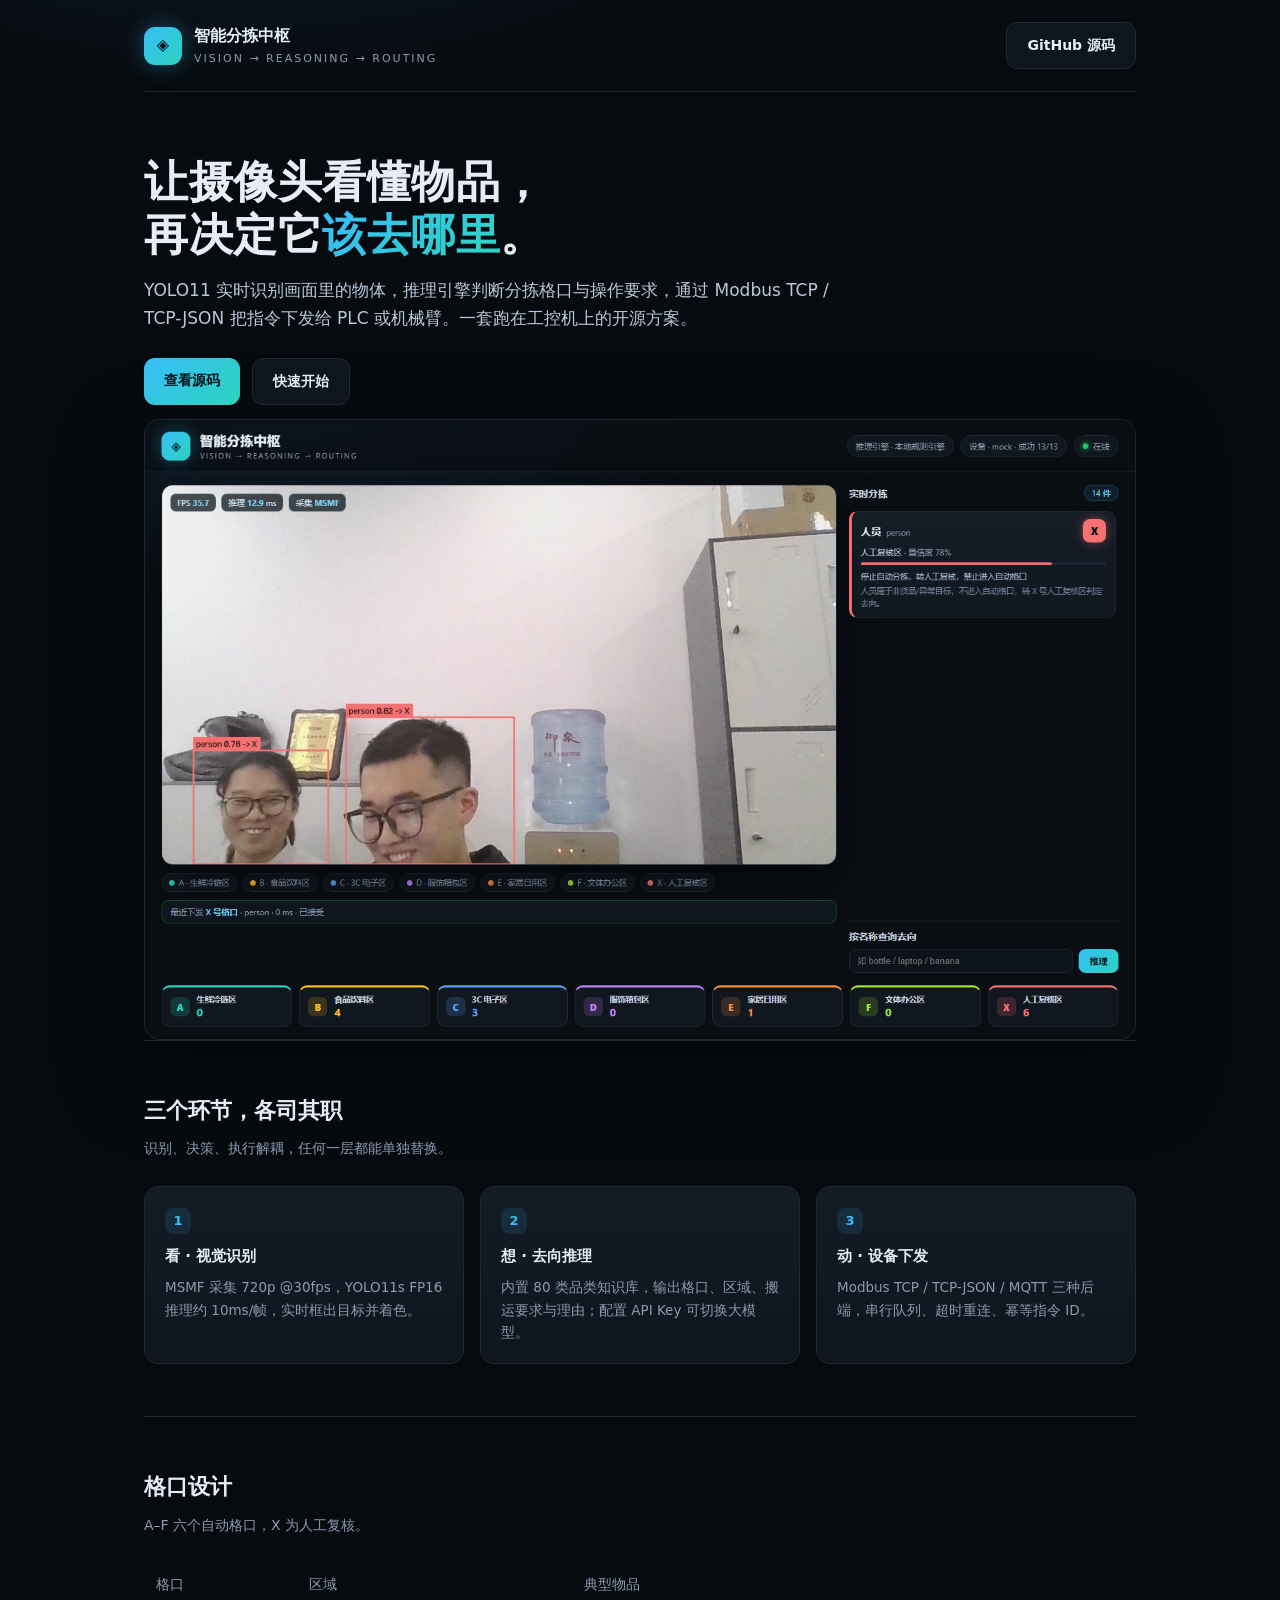
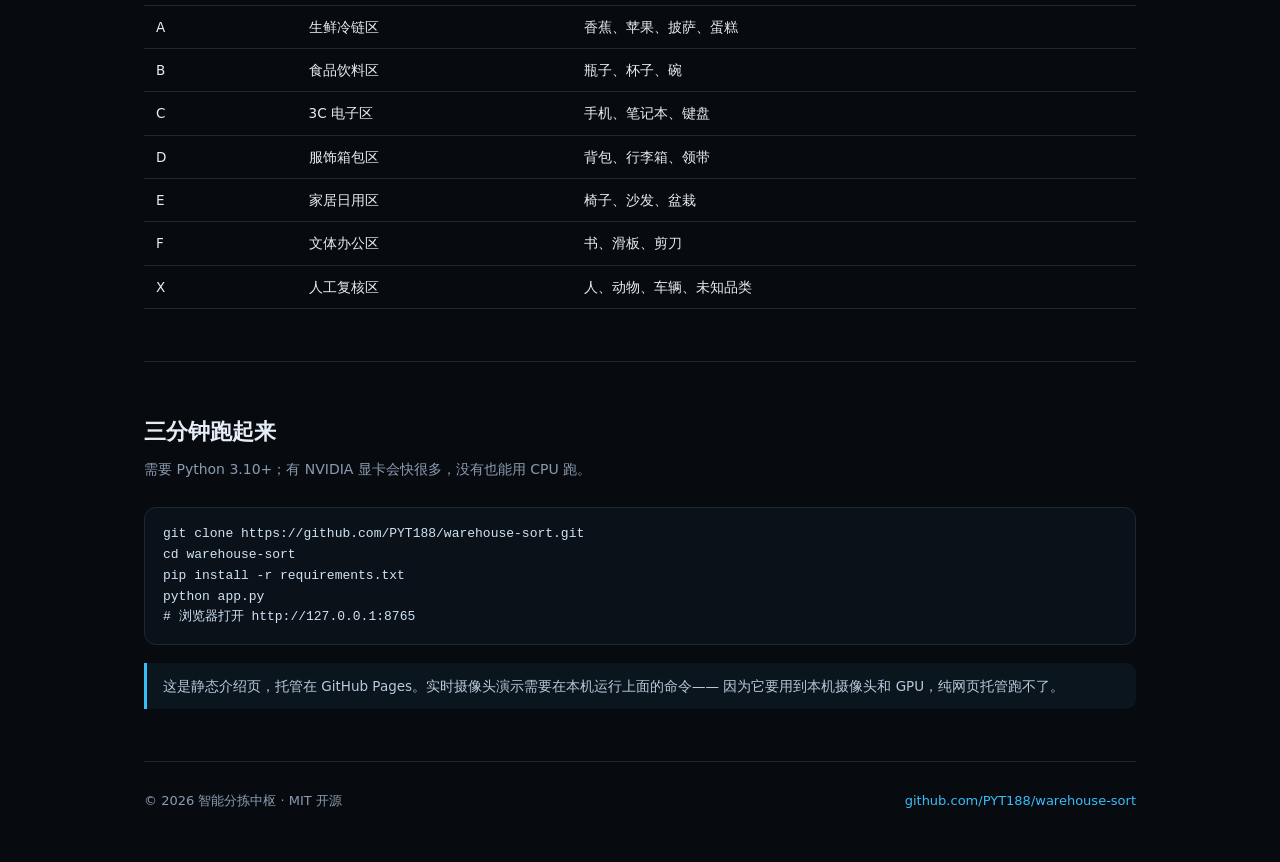
<file: docs/index.html>
<!doctype html>
<html lang="zh-CN">
<head>
<meta charset="utf-8">
<meta name="viewport" content="width=device-width, initial-scale=1">
<title>智能分拣中枢 · 视觉识别 → 去向推理 → 设备下发</title>
<meta name="description" content="摄像头实时识别物品，推理引擎判断最终去向，通过 Modbus/TCP 下发给 PLC 或机械臂。">
<style>
  :root{
    --bg:#070b10; --panel:#0f151d; --line:#1d2836; --text:#e6edf6;
    --muted:#8b9bb0; --cyan:#38bdf8; --teal:#2dd4bf;
  }
  *{box-sizing:border-box}
  html,body{margin:0;background:radial-gradient(1100px 600px at 20% -10%,#112434 0%,var(--bg) 55%);color:var(--text);
    font-family:"Segoe UI","Microsoft YaHei","PingFang SC",system-ui,sans-serif;line-height:1.65}
  a{color:var(--cyan);text-decoration:none}
  .wrap{max-width:1040px;margin:0 auto;padding:0 24px}
  header{display:flex;align-items:center;justify-content:space-between;padding:22px 0;border-bottom:1px solid var(--line)}
  .brand{display:flex;align-items:center;gap:12px;font-weight:700}
  .mark{width:38px;height:38px;border-radius:11px;display:grid;place-items:center;color:#06121a;
    background:linear-gradient(135deg,var(--cyan),var(--teal));box-shadow:0 0 22px rgba(56,189,248,.35)}
  .brand small{display:block;font-weight:400;color:var(--muted);font-size:11px;letter-spacing:2px}
  .btn{display:inline-block;padding:11px 20px;border-radius:11px;font-weight:600;font-size:14px;transition:.2s}
  .btn.primary{background:linear-gradient(135deg,var(--cyan),var(--teal));color:#04121a}
  .btn.ghost{border:1px solid var(--line);color:var(--text);background:var(--panel)}
  .btn:hover{transform:translateY(-1px)}
  .hero{padding:64px 0 40px}
  .hero h1{font-size:44px;line-height:1.2;margin:0 0 14px;letter-spacing:.5px}
  .hero h1 span{background:linear-gradient(135deg,var(--cyan),var(--teal));-webkit-background-clip:text;background-clip:text;color:transparent}
  .hero p{font-size:17px;color:#b9c8da;max-width:720px;margin:0 0 26px}
  .actions{display:flex;gap:12px;flex-wrap:wrap}
  .shot{margin:14px 0 0;border:1px solid var(--line);border-radius:16px;overflow:hidden;box-shadow:0 30px 80px rgba(0,0,0,.5)}
  .shot img{display:block;width:100%}
  section{padding:52px 0;border-top:1px solid var(--line)}
  h2{font-size:22px;margin:0 0 8px}
  .sub{color:var(--muted);margin:0 0 26px;font-size:14px}
  .grid{display:grid;grid-template-columns:repeat(3,1fr);gap:16px}
  .card{background:linear-gradient(180deg,#131b25,#0f151d);border:1px solid var(--line);border-radius:14px;padding:20px}
  .card b{display:block;margin-bottom:8px;font-size:15px}
  .card p{margin:0;color:var(--muted);font-size:13.5px}
  .num{display:inline-grid;place-items:center;width:26px;height:26px;border-radius:8px;background:rgba(56,189,248,.12);
    color:var(--cyan);font-weight:700;font-size:13px;margin-bottom:10px}
  pre{background:#0b1118;border:1px solid var(--line);border-radius:12px;padding:16px 18px;overflow:auto;font-size:13px;
    color:#cfe3f5;line-height:1.6}
  code{font-family:Consolas,"Cascadia Mono",monospace}
  .note{border-left:3px solid var(--cyan);background:rgba(56,189,248,.06);padding:12px 16px;border-radius:0 10px 10px 0;
    color:#b9c8da;font-size:13.5px;margin-top:18px}
  table{width:100%;border-collapse:collapse;font-size:13.5px}
  th,td{text-align:left;padding:10px 12px;border-bottom:1px solid var(--line)}
  th{color:var(--muted);font-weight:500}
  footer{border-top:1px solid var(--line);padding:28px 0 50px;color:var(--muted);font-size:13px;display:flex;
    justify-content:space-between;gap:12px;flex-wrap:wrap}
  @media(max-width:820px){.grid{grid-template-columns:1fr}.hero h1{font-size:32px}}
</style>
</head>
<body>
<div class="wrap">

  <header>
    <div class="brand">
      <div class="mark">◈</div>
      <div>智能分拣中枢<small>VISION → REASONING → ROUTING</small></div>
    </div>
    <a class="btn ghost" href="https://github.com/PYT188/warehouse-sort">GitHub 源码</a>
  </header>

  <section class="hero" style="border:0;padding-bottom:0">
    <h1>让摄像头看懂物品，<br>再决定它<span>该去哪里</span>。</h1>
    <p>YOLO11 实时识别画面里的物体，推理引擎判断分拣格口与操作要求，通过 Modbus TCP / TCP-JSON
       把指令下发给 PLC 或机械臂。一套跑在工控机上的开源方案。</p>
    <div class="actions">
      <a class="btn primary" href="https://github.com/PYT188/warehouse-sort">查看源码</a>
      <a class="btn ghost" href="#start">快速开始</a>
    </div>
    <div class="shot"><img src="screenshot.png" alt="智能分拣中枢界面"></div>
  </section>

  <section>
    <h2>三个环节，各司其职</h2>
    <p class="sub">识别、决策、执行解耦，任何一层都能单独替换。</p>
    <div class="grid">
      <div class="card">
        <span class="num">1</span>
        <b>看 · 视觉识别</b>
        <p>MSMF 采集 720p @30fps，YOLO11s FP16 推理约 10ms/帧，实时框出目标并着色。</p>
      </div>
      <div class="card">
        <span class="num">2</span>
        <b>想 · 去向推理</b>
        <p>内置 80 类品类知识库，输出格口、区域、搬运要求与理由；配置 API Key 可切换大模型。</p>
      </div>
      <div class="card">
        <span class="num">3</span>
        <b>动 · 设备下发</b>
        <p>Modbus TCP / TCP-JSON / MQTT 三种后端，串行队列、超时重连、幂等指令 ID。</p>
      </div>
    </div>
  </section>

  <section>
    <h2>格口设计</h2>
    <p class="sub">A–F 六个自动格口，X 为人工复核。</p>
    <table>
      <tr><th>格口</th><th>区域</th><th>典型物品</th></tr>
      <tr><td>A</td><td>生鲜冷链区</td><td>香蕉、苹果、披萨、蛋糕</td></tr>
      <tr><td>B</td><td>食品饮料区</td><td>瓶子、杯子、碗</td></tr>
      <tr><td>C</td><td>3C 电子区</td><td>手机、笔记本、键盘</td></tr>
      <tr><td>D</td><td>服饰箱包区</td><td>背包、行李箱、领带</td></tr>
      <tr><td>E</td><td>家居日用区</td><td>椅子、沙发、盆栽</td></tr>
      <tr><td>F</td><td>文体办公区</td><td>书、滑板、剪刀</td></tr>
      <tr><td>X</td><td>人工复核区</td><td>人、动物、车辆、未知品类</td></tr>
    </table>
  </section>

  <section id="start">
    <h2>三分钟跑起来</h2>
    <p class="sub">需要 Python 3.10+；有 NVIDIA 显卡会快很多，没有也能用 CPU 跑。</p>
    <pre><code>git clone https://github.com/PYT188/warehouse-sort.git
cd warehouse-sort
pip install -r requirements.txt
python app.py
# 浏览器打开 http://127.0.0.1:8765</code></pre>
    <div class="note">
      这是静态介绍页，托管在 GitHub Pages。实时摄像头演示需要在本机运行上面的命令——
      因为它要用到本机摄像头和 GPU，纯网页托管跑不了。
    </div>
  </section>

  <footer>
    <div>© 2026 智能分拣中枢 · MIT 开源</div>
    <div><a href="https://github.com/PYT188/warehouse-sort">github.com/PYT188/warehouse-sort</a></div>
  </footer>

</div>
</body>
</html>
</file>
